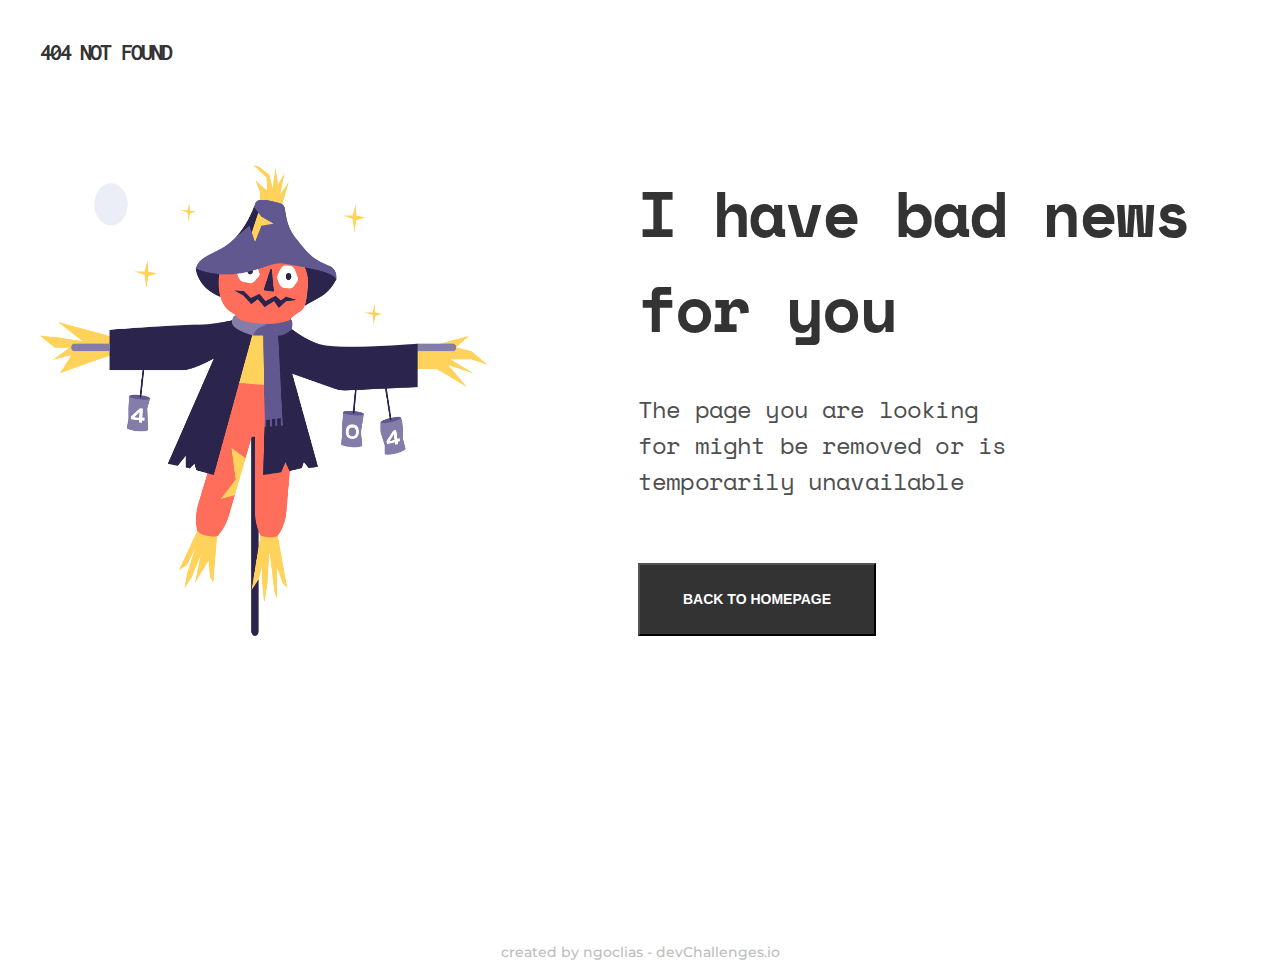
<file: 404-not-found/index.html>
<!DOCTYPE html>
<html lang="en">
  <head>
    <meta charset="UTF-8" />
    <meta http-equiv="X-UA-Compatible" content="IE=edge" />
    <meta name="viewport" content="width=device-width, initial-scale=1.0" />
    <link rel="stylesheet" href="style.css" />
    <title>404 Not Found</title>
  </head>
  <body>
    <section>
      <p class="title">404 Not Found</p>
      <div class="container">
        <img src="scarecrow.png" alt="Scare row" />
        <div class="content">
          <h1>I have bad news for you</h1>
          <p>
            The page you are looking for might be removed or is temporarily
            unavailable
          </p>
          <button class="btn--home"><a href="#">Back to homepage</a></button>
        </div>
      </div>
      <footer>
        <p class="footer">created by ngoclias - devChallenges.io</p>
      </footer>
    </section>
  </body>
</html>
</file>
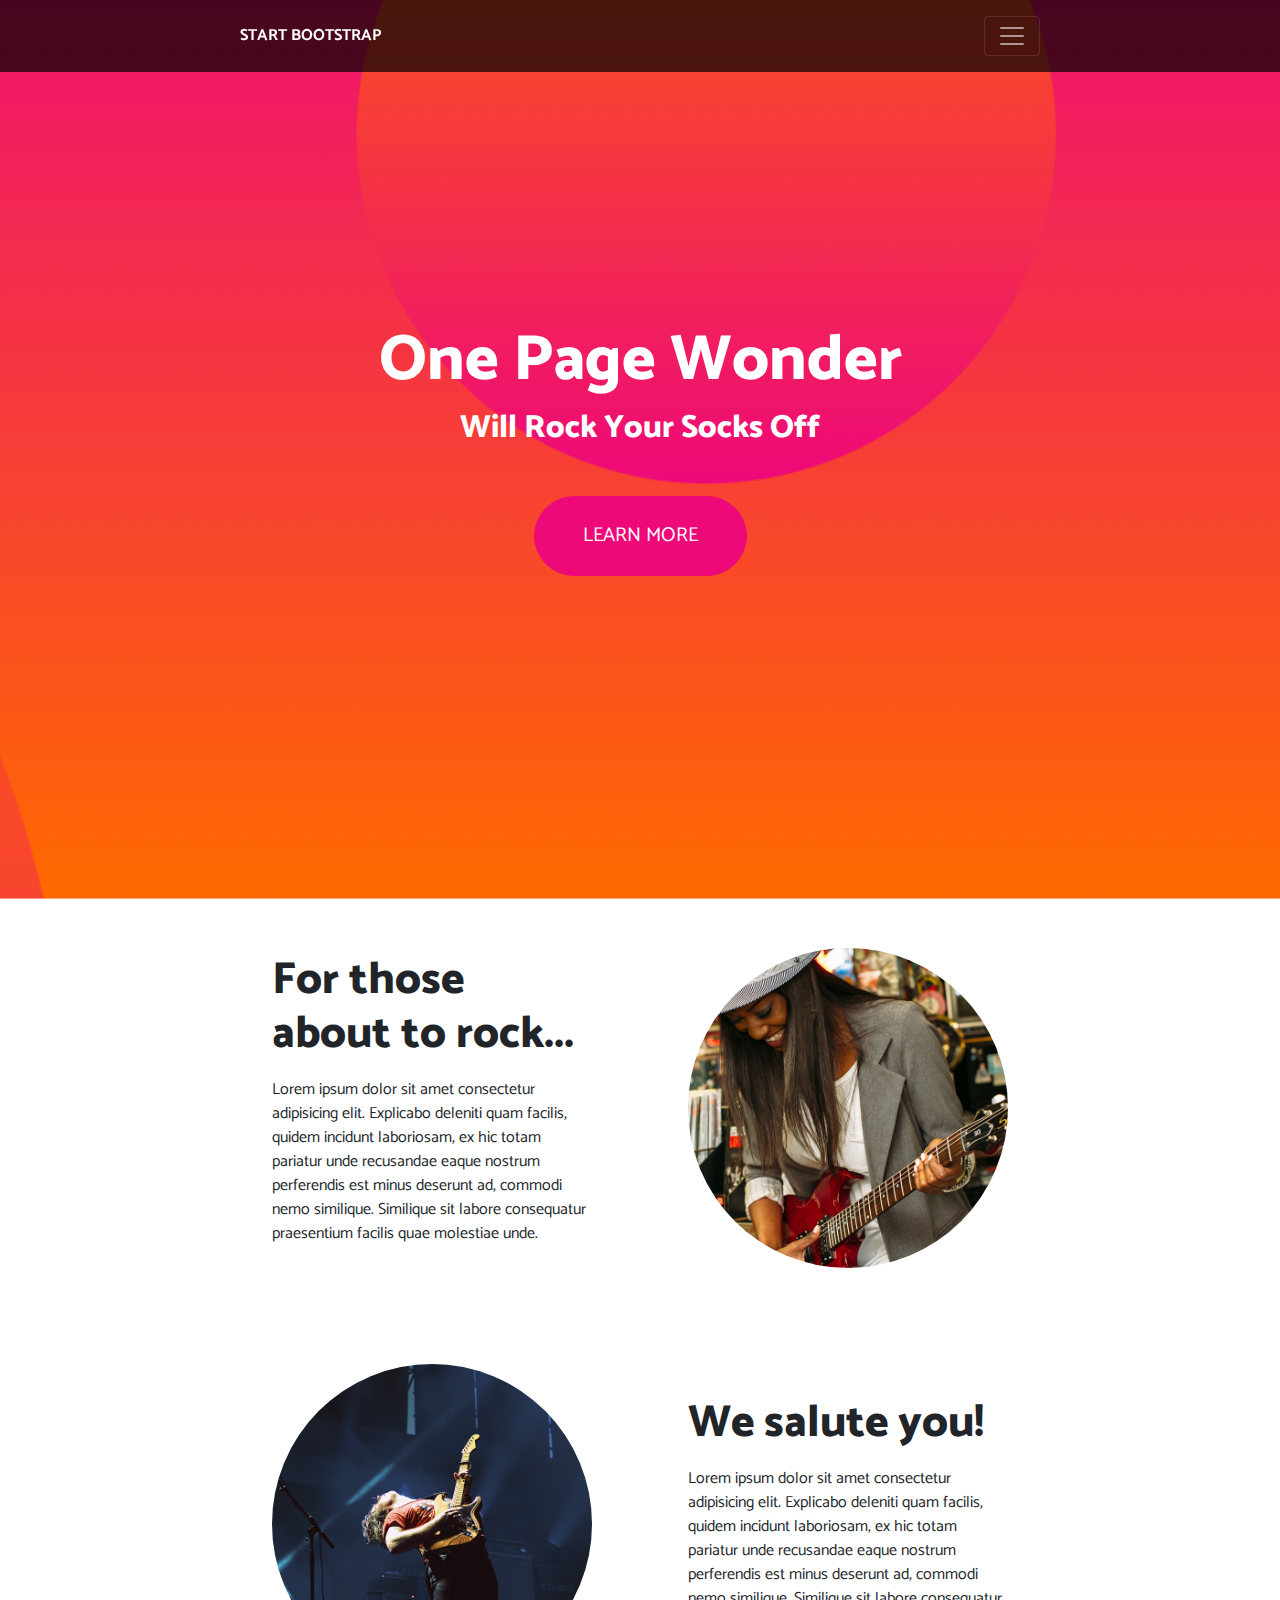
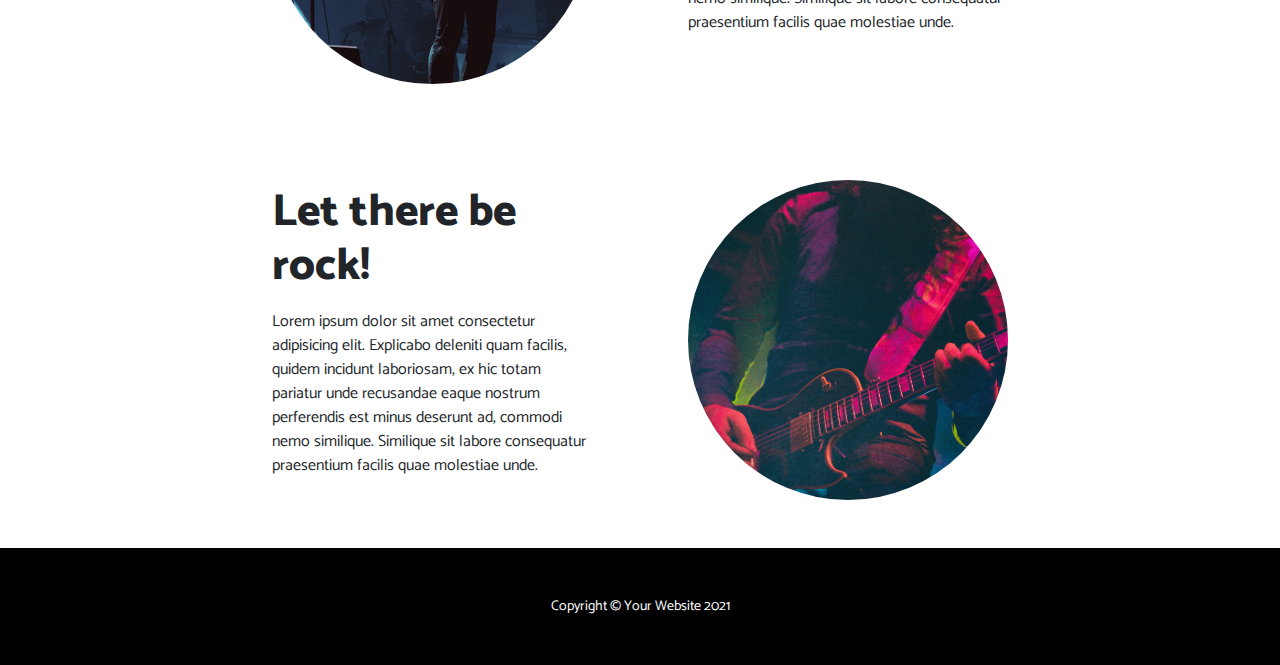
<file: boostrap-practice-2/index.html>
<!DOCTYPE html>
<html lang="en">
  <head>
    <meta charset="UTF-8" />
    <meta http-equiv="X-UA-Compatible" content="IE=edge" />
    <meta name="viewport" content="width=device-width, initial-scale=1.0" />

    <link rel="stylesheet" href="css/bootstrap.min.css" />
    <link rel="stylesheet" href="css/style.css" />

    <script defer src="js/bootstrap.bundle.min.js"></script>
    <title>One Page Wonder</title>
  </head>
  <body>
    <header>
      <nav class="navbar navbar-dark navigation fixed-top py-3">
        <div class="container px-5 text-uppercase">
          <a href="#" class="navbar-brand fw-bolder fs-6">Start Bootstrap</a>
          <button
            type="button"
            class="navbar-toggler"
            data-bs-toggle="collapse"
            data-bs-target="#navbarScrollingDefault"
            aria-controls="navbarScrollingDefault"
            aria-expanded="false"
            aria-label="Toggle navigation"
          >
            <span class="navbar-toggler-icon"></span>
          </button>
          <div class="collapse navbar-collapse" id="navbarScrollingDefault">
            <ul class="navbar-nav navbar-nav-scroll">
              <li class="nav-item">
                <a href="#" class="nav-link">Sign up</a>
              </li>
              <li class="nav-item">
                <a href="#" class="nav-link">Log In</a>
              </li>
            </ul>
          </div>
        </div>
      </nav>

      <div
        class="
          header-content
          vh-100
          d-flex
          align-items-center
          text-white text-center
        "
        style="background-image: url('images/bg.PNG')"
      >
        <div class="container px-5">
          <h1 class="heading-primary">One Page Wonder</h1>
          <h2 class="heading-secondary mb-5">Will Rock Your Socks Off</h2>

          <a
            type="button"
            class="btn btn-custom btn-lg rounded-pill text-white text-uppercase"
          >
            Learn More
          </a>
        </div>
      </div>
    </header>
    <main>
      <section class="section-feature">
        <div class="container">
          <div class="feature row align-items-center p-2 p-md-5 p-lg-0">
            <div class="feature-img col-12 col-lg-6 order-lg-2 p-5 text-center">
              <img
                class="rounded-circle img-fluid"
                src="images/01.jpg"
                alt="The girl play guitar"
              />
            </div>
            <div class="feature-content col-12 col-lg-6 order-lg-1 p-5">
              <h2 class="feature-heading mb-3">For those about to rock...</h2>
              <p>
                Lorem ipsum dolor sit amet consectetur adipisicing elit.
                Explicabo deleniti quam facilis, quidem incidunt laboriosam, ex
                hic totam pariatur unde recusandae eaque nostrum perferendis est
                minus deserunt ad, commodi nemo similique. Similique sit labore
                consequatur praesentium facilis quae molestiae unde.
              </p>
            </div>
          </div>

          <div class="feature row align-items-center p-2 p-md-5 p-lg-0">
            <div class="feature-img col-12 col-lg-6 p-5 text-center">
              <img
                class="rounded-circle img-fluid"
                src="images/02.jpg"
                alt="The man play guitar"
              />
            </div>
            <div class="feature-content col-12 col-lg-6 p-5">
              <h2 class="feature-heading mb-3">We salute you!</h2>
              <p>
                Lorem ipsum dolor sit amet consectetur adipisicing elit.
                Explicabo deleniti quam facilis, quidem incidunt laboriosam, ex
                hic totam pariatur unde recusandae eaque nostrum perferendis est
                minus deserunt ad, commodi nemo similique. Similique sit labore
                consequatur praesentium facilis quae molestiae unde.
              </p>
            </div>
          </div>
          <div class="feature row align-items-center p-2 p-md-5 p-lg-0">
            <div class="feature-img p-5 col-12 col-lg-6 order-lg-2 text-center">
              <img
                class="rounded-circle img-fluid"
                src="images/03.jpg"
                alt="The girl play guitar"
              />
            </div>
            <div class="feature-content col-12 col-lg-6 order-lg-1 p-5">
              <h2 class="feature-heading mb-3">Let there be rock!</h2>
              <p>
                Lorem ipsum dolor sit amet consectetur adipisicing elit.
                Explicabo deleniti quam facilis, quidem incidunt laboriosam, ex
                hic totam pariatur unde recusandae eaque nostrum perferendis est
                minus deserunt ad, commodi nemo similique. Similique sit labore
                consequatur praesentium facilis quae molestiae unde.
              </p>
            </div>
          </div>
        </div>
      </section>
    </main>
    <footer>
      <div class="bg-black py-5">
        <div class="container">
          <p class="text-white small text-center m-0">
            Copyright © Your Website 2021
          </p>
        </div>
      </div>
    </footer>
  </body>
</html>
</file>
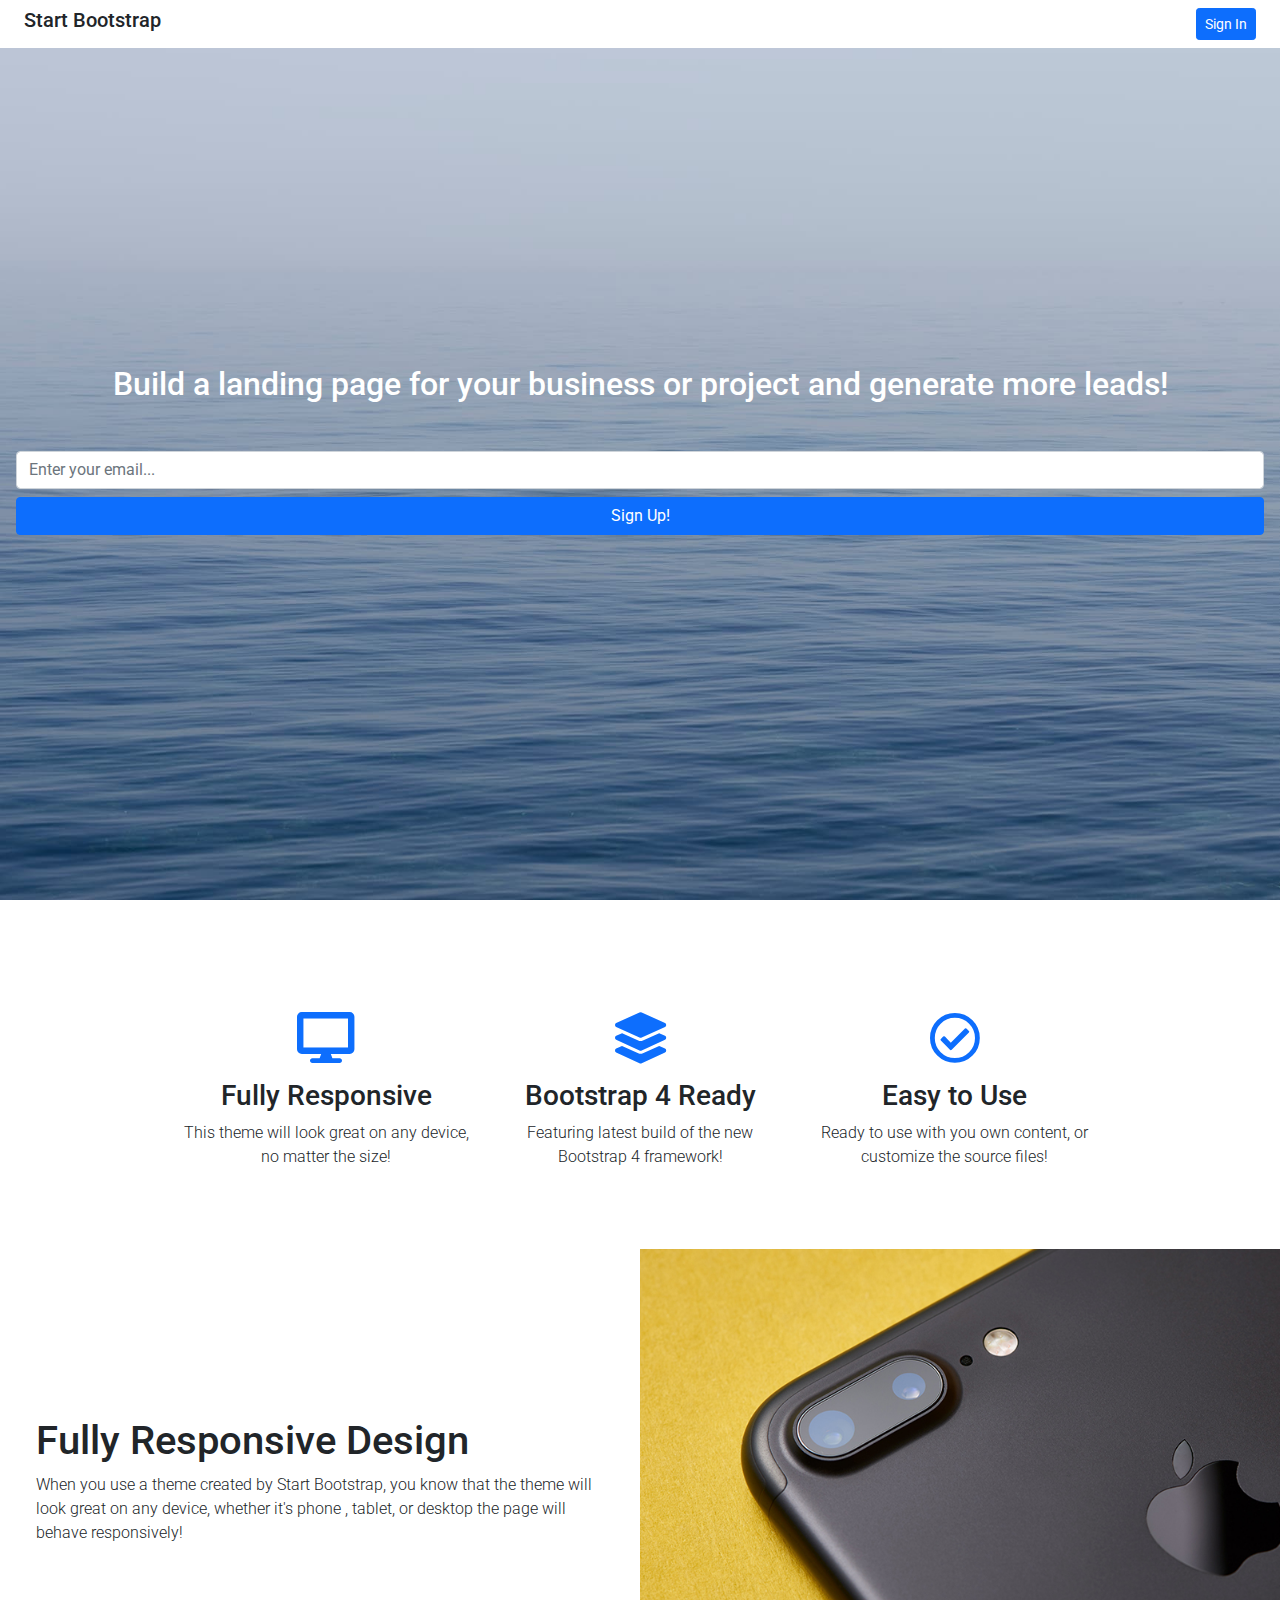
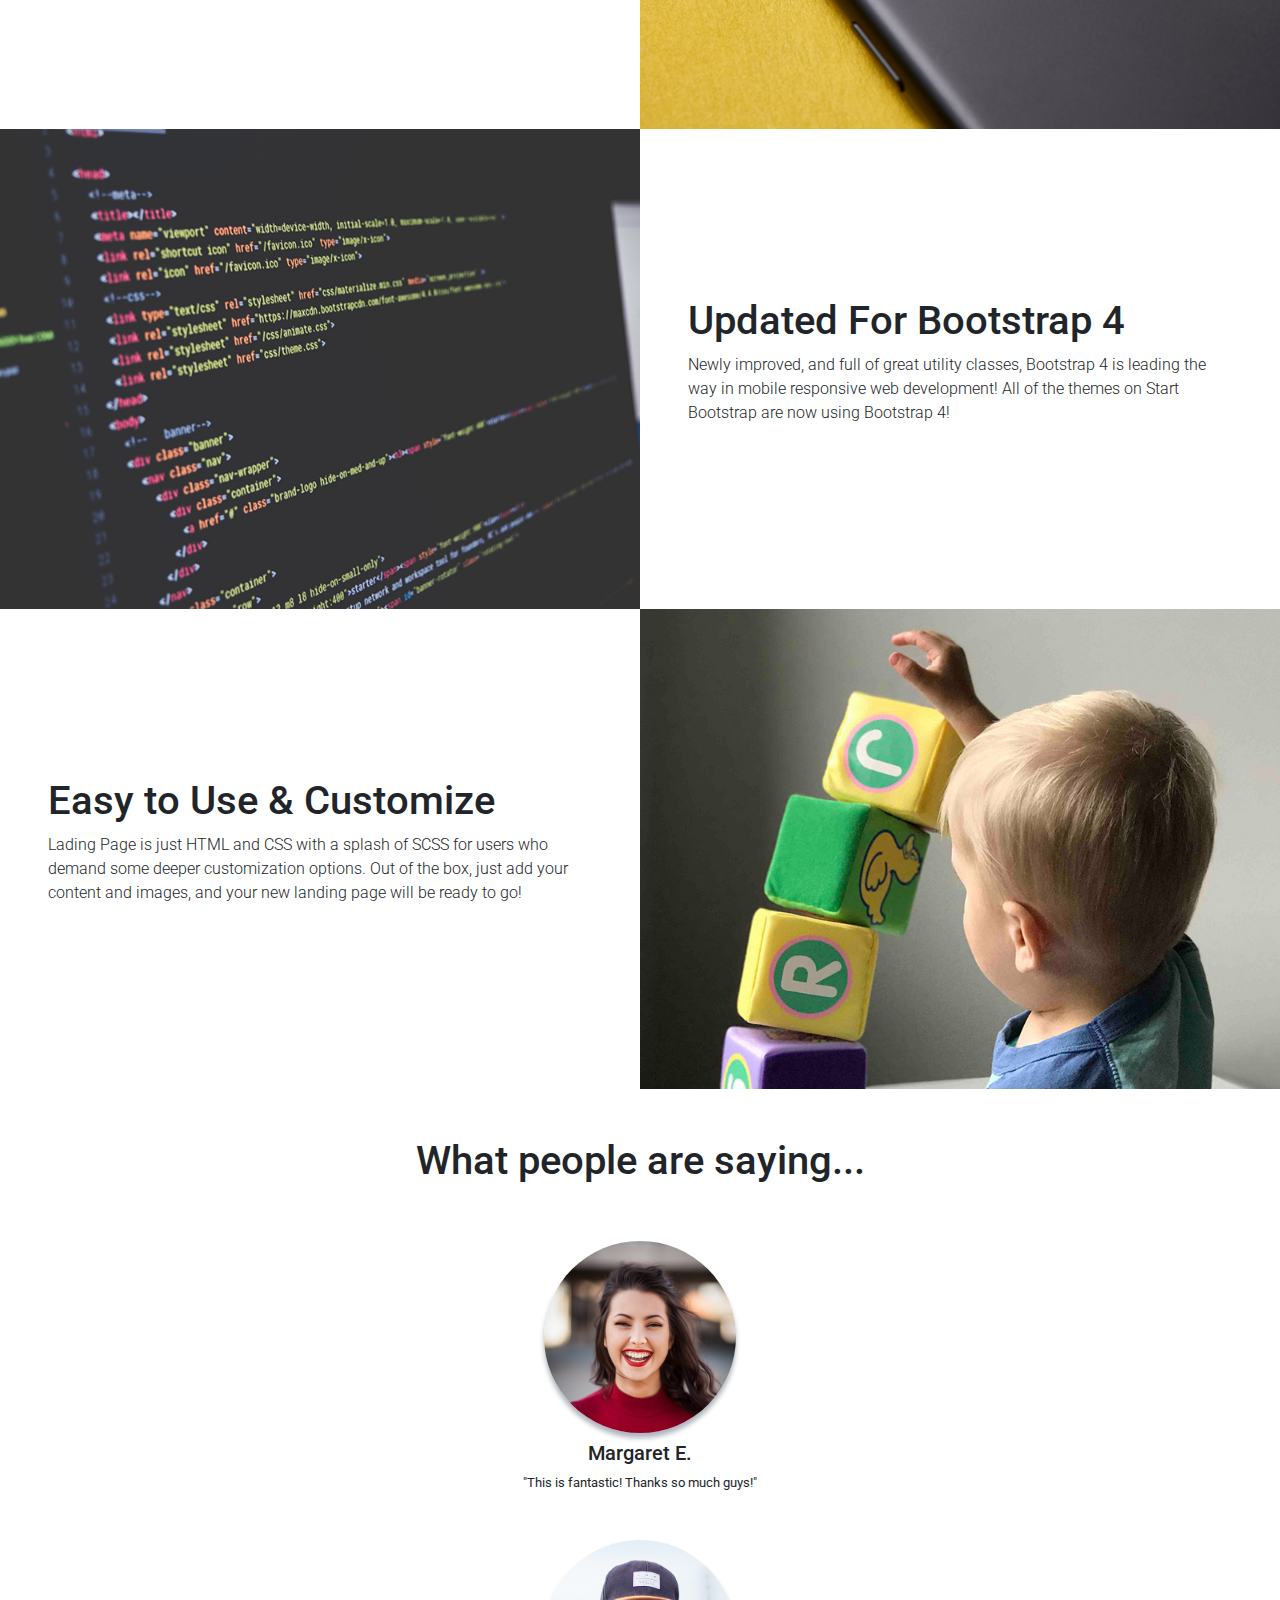
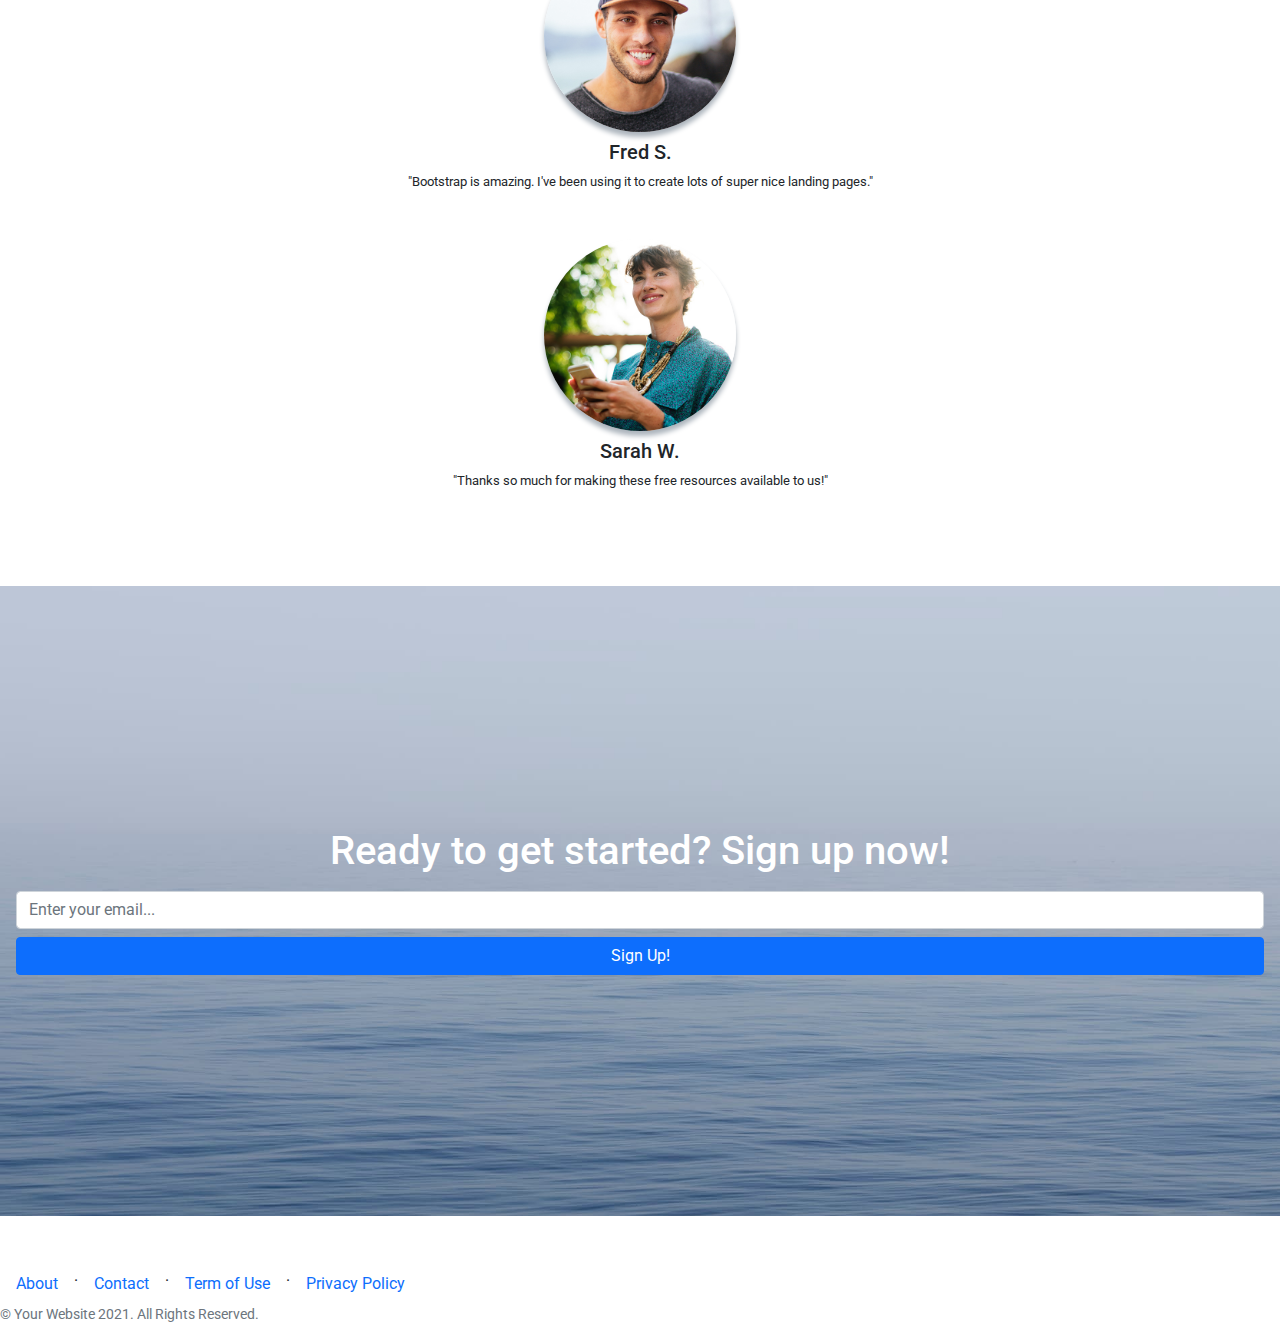
<file: bootstrap-practice-1/index.html>
<!DOCTYPE html>
<html lang="en">
  <head>
    <meta charset="UTF-8" />
    <meta http-equiv="X-UA-Compatible" content="IE=edge" />
    <meta name="viewport" content="width=device-width, initial-scale=1.0" />

    <link
      rel="stylesheet"
      href="https://cdnjs.cloudflare.com/ajax/libs/font-awesome/5.15.4/css/all.min.css"
      integrity="sha512-1ycn6IcaQQ40/MKBW2W4Rhis/DbILU74C1vSrLJxCq57o941Ym01SwNsOMqvEBFlcgUa6xLiPY/NS5R+E6ztJQ=="
      crossorigin="anonymous"
      referrerpolicy="no-referrer"
    />
    <link rel="stylesheet" href="css/bootstrap.min.css" />
    <link rel="stylesheet" href="css/style.css" />

    <script defer src="js/bootstrap.bundle.min.js"></script>

    <title>Start Bootstrap</title>
  </head>

  <body>
    <main>
      <section class="section-hero pb-5 position-relative">
        <div
          class="
            hero-cta
            position-absolute
            top-0
            start-0
            w-100
            bg-white
            py-2
            px-4
            d-flex
            justify-content-between
          "
        >
          <h2 class="h5">Start Bootstrap</h2>
          <button type="button" class="btn btn-primary btn-sm text-white">
            Sign In
          </button>
        </div>
        <div class="hero-box px-3 d-flex flex-column justify-content-center">
          <h1 class="heading-title mb-5 text-center text-white">
            Build a landing page for your business or project and generate more
            leads!
          </h1>
          <div>
            <input
              class="form-control mb-2"
              type="email"
              placeholder="Enter your email..."
            />
            <button type="button" class="btn btn-primary w-100">
              Sign Up!
            </button>
          </div>
        </div>
      </section>

      <section class="section-features pb-5">
        <div
          class="
            features-general
            text-center
            row
            py-5
            px-4
            d-flex
            justify-content-md-around justify-content-lg-center
          "
        >
          <div class="feature col-12 col-md-3 py-3">
            <i class="fas fa-desktop text-primary mb-3"></i>
            <h3>Fully Responsive</h3>
            <p class="fw-light">
              This theme will look great on any device, no matter the size!
            </p>
          </div>
          <div class="feature col-12 col-md-3 py-3">
            <i class="fas fa-layer-group text-primary mb-3"></i>
            <h3>Bootstrap 4 Ready</h3>
            <p class="fw-light">
              Featuring latest build of the new Bootstrap 4 framework!
            </p>
          </div>
          <div class="feature col-12 col-md-3 py-3">
            <i class="far fa-check-circle text-primary mb-3"></i>
            <h3>Easy to Use</h3>
            <p class="fw-light">
              Ready to use with you own content, or customize the source files!
            </p>
          </div>
        </div>

        <div class="features-detail">
          <div class="showcase row">
            <div
              class="
                showcase-img
                container-fluid
                g-0
                col-12 col-md-6
                order-md-2
              "
            >
              <img src="images/bg-showcase-1.jpg" alt="Showcase 1" />
            </div>
            <div
              class="
                showcase-content
                col-12 col-md-6
                order-md-1
                p-5
                mx-1
                my-md-auto
                mx-md-auto
              "
            >
              <h2 class="h1">Fully Responsive Design</h2>
              <p class="fw-light">
                When you use a theme created by Start Bootstrap, you know that
                the theme will look great on any device, whether it's phone ,
                tablet, or desktop the page will behave responsively!
              </p>
            </div>
          </div>
          <div class="showcase container-fluid g-0 row">
            <div class="showcase-img col-12 col-md-6">
              <img src="images/bg-showcase-2.jpg" alt="Showcase 2" />
            </div>
            <div
              class="
                showcase-content
                col-12 col-md-6
                p-5
                mx-1
                my-md-auto
                mx-md-auto
              "
            >
              <h2 class="h1">Updated For Bootstrap 4</h2>
              <p class="fw-light">
                Newly improved, and full of great utility classes, Bootstrap 4
                is leading the way in mobile responsive web development! All of
                the themes on Start Bootstrap are now using Bootstrap 4!
              </p>
            </div>
          </div>
          <div class="showcase container-fluid g-0 row">
            <div class="showcase-img col-12 col-md-6 order-md-2">
              <img src="images/bg-showcase-3.jpg" alt="Showcase 3" />
            </div>
            <div
              class="
                feature-content
                col-12 col-md-6
                order-md-1
                p-5
                mx-1
                my-md-auto
                mx-md-auto
              "
            >
              <h2 class="h1">Easy to Use & Customize</h2>
              <p class="fw-light">
                Lading Page is just HTML and CSS with a splash of SCSS for users
                who demand some deeper customization options. Out of the box,
                just add your content and images, and your new landing page will
                be ready to go!
              </p>
            </div>
          </div>
        </div>
      </section>
      <section class="section-testimoninals text-center px-5 pb-5">
        <h2 class="h1 pb-5">What people are saying...</h2>
        <div class="testimonial mb-5">
          <img
            class="mb-2 shadow rounded-circle"
            src="images/testimonials-1.jpg"
            alt="Testimonial-1"
          />
          <h3 class="h5">Margaret E.</h3>
          <p class="testimonial-text">
            "This is fantastic! Thanks so much guys!"
          </p>
        </div>
        <div class="testimonial mb-5">
          <img
            class="mb-2 shadow rounded-circle"
            src="images/testimonials-2.jpg"
            alt="Testimonial-2"
          />
          <h3 class="h5">Fred S.</h3>
          <p class="testimonial-text">
            "Bootstrap is amazing. I've been using it to create lots of super
            nice landing pages."
          </p>
        </div>
        <div class="testimonial mb-5">
          <img
            class="mb-2 shadow rounded-circle"
            src="images/testimonials-3.jpg"
            alt="Testimonial-3"
          />

          <h3 class="h5">Sarah W.</h3>
          <p class="testimonial-text">
            "Thanks so much for making these free resources available to us!"
          </p>
        </div>
      </section>
      <section class="section-cta pb-5">
        <div class="cta-box px-3 d-flex flex-column justify-content-center">
          <h2 class="h1 mb-3 text-center text-white">
            Ready to get started? Sign up now!
          </h2>
          <div>
            <input
              class="form-control mb-2"
              type="email"
              placeholder="Enter your email..."
            />
            <button type="button" class="btn btn-primary w-100">
              Sign Up!
            </button>
          </div>
        </div>
      </section>
    </main>
    <footer class="footer">
      <div class="row">
        <div>
          <ul class="nav">
            <li class="nav-item">
              <a class="nav-link" href="#">About</a>
            </li>
            <li>.</li>
            <li class="nav-item">
              <a class="nav-link" href="#">Contact</a>
            </li>
            <li class="nav-item">.</li>
            <li class="nav-item">
              <a class="nav-link" href="#">Term of Use</a>
            </li>
            <li class="nav-item">.</li>
            <li class="nav-item">
              <a class="nav-link" href="#">Privacy Policy</a>
            </li>
          </ul>
          <p class="text-muted small">
            © Your Website 2021. All Rights Reserved.
          </p>
        </div>
        <div></div>
      </div>
    </footer>
  </body>
</html>
</file>
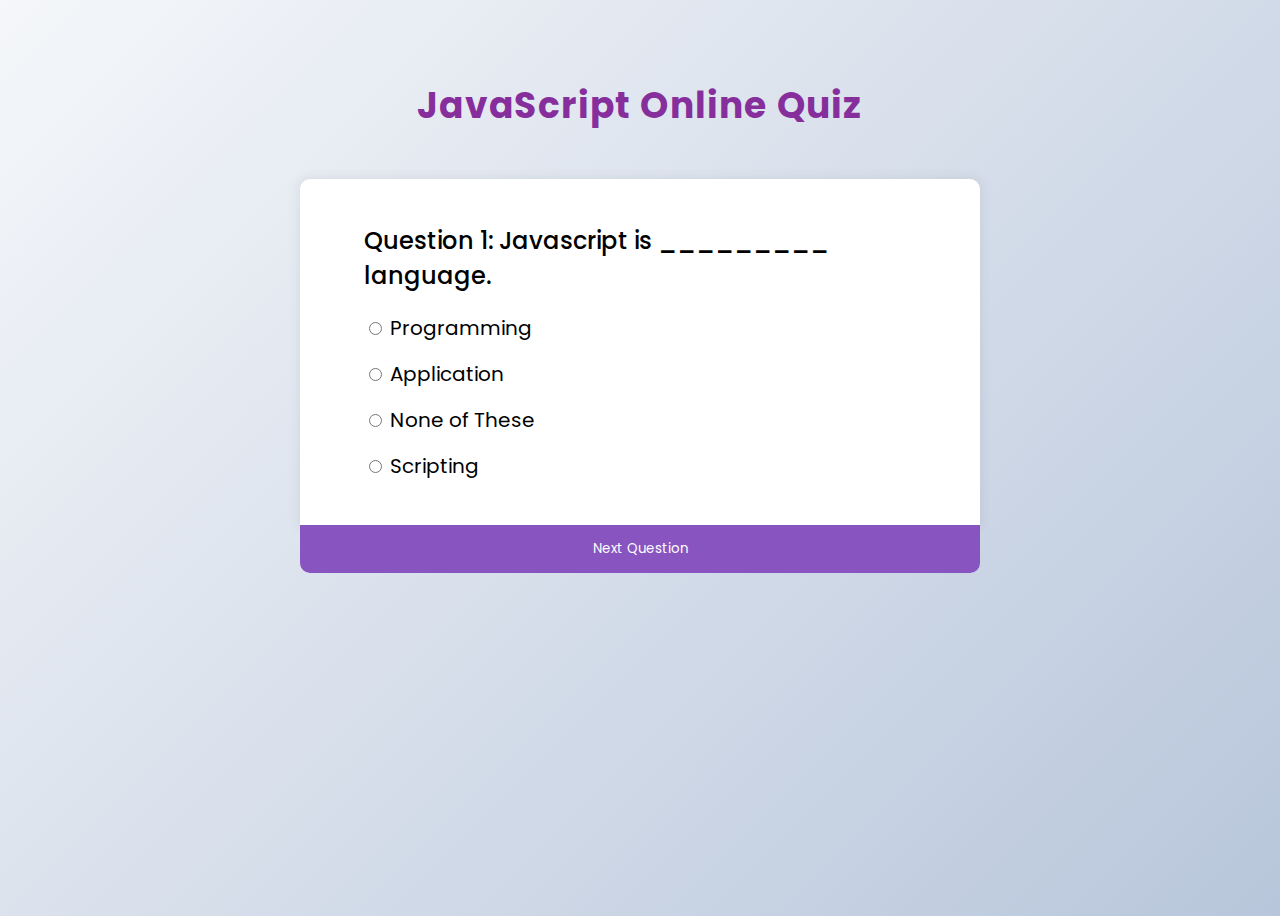
<file: quiz-app/index.html>
<!DOCTYPE html>
<html lang="en">
  <head>
    <meta charset="UTF-8" />
    <meta http-equiv="X-UA-Compatible" content="IE=edge" />
    <meta name="viewport" content="width=device-width, initial-scale=1.0" />
    <link rel="stylesheet" href="style.css" />
    <script src="script.js" defer></script>
    <title>Online Quiz</title>
  </head>
  <body>
    <div class="quiz-container">
      <h1 class="quiz-header">JavaScript Online Quiz</h1>

      <form class="quiz-form">
        <div class="quiz-content">
          <h2 class="quiz-question">Question 1: JavaScript is a...?</h2>
          <ul class="quiz-answers">
            <li class="quiz-answer">
              <input type="radio" id="a" name="answer" class="answer" />
              <label for="a" class="a-text">a. answer 1</label>
            </li>
            <li class="quiz-answer">
              <input type="radio" id="b" name="answer" class="answer" />
              <label for="b" class="b-text">b. answer 2</label>
            </li>
            <li class="quiz-answer">
              <input type="radio" id="c" name="answer" class="answer" />
              <label for="c" class="c-text">a. answer 3</label>
            </li>
            <li class="quiz-answer">
              <input type="radio" id="d" name="answer" class="answer" />
              <label for="d" class="d-text">a. answer 4</label>
            </li>
          </ul>
        </div>
      </form>
      <div class="button">
        <button class="btn btn-prev">Previous Question</button>
        <button class="btn btn-next">Next Question</button>
        <button class="btn btn-submit hide">Submit Question</button>
      </div>

      <p class="score-content hide">10 out of 20</p>
    </div>
  </body>
</html>
</file>
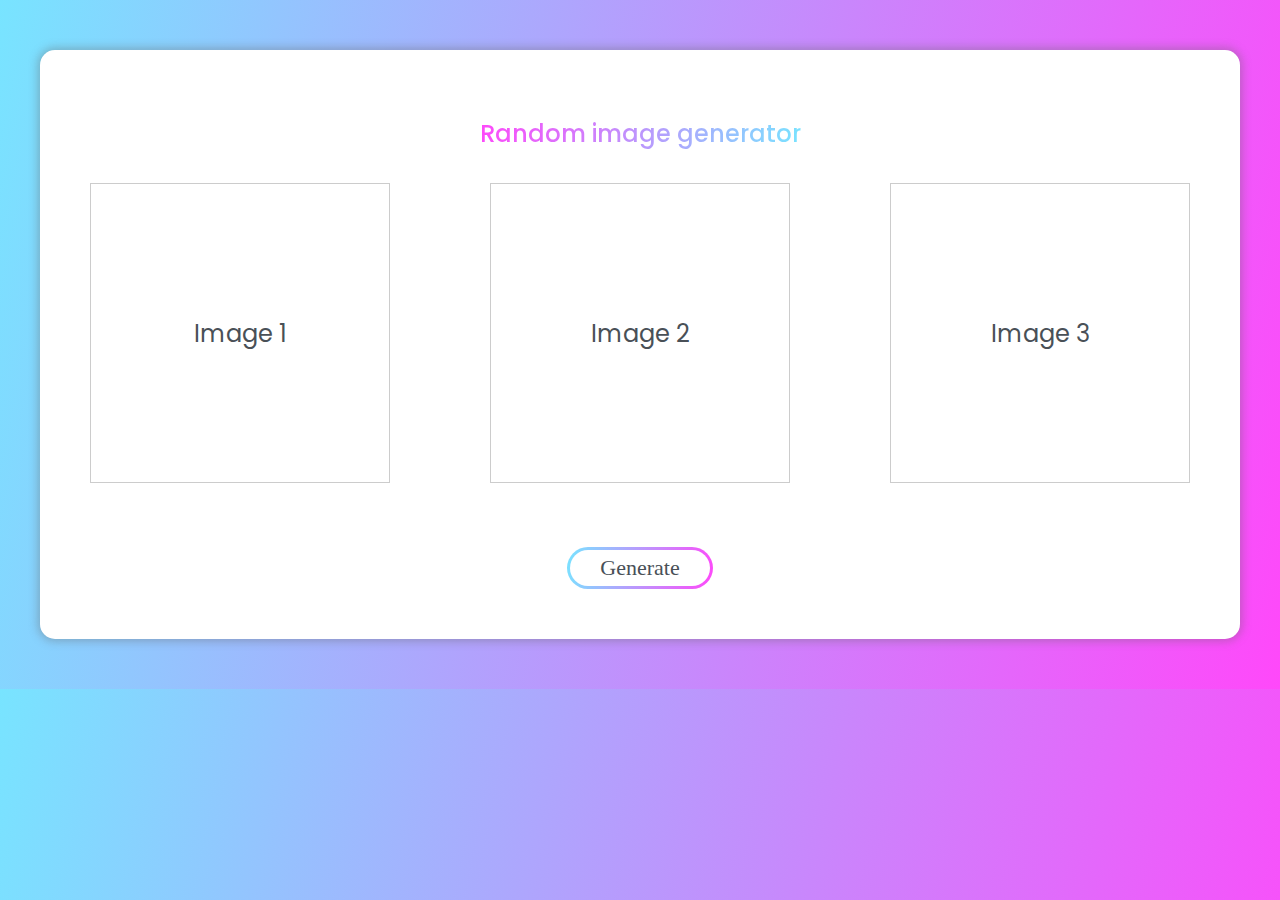
<file: random-image-generator/index.html>
<!DOCTYPE html>
<html lang="en">
  <head>
    <meta charset="UTF-8" />
    <meta http-equiv="X-UA-Compatible" content="IE=edge" />
    <meta name="viewport" content="width=device-width, initial-scale=1.0" />
    <link rel="stylesheet" href="style.css" />
    <script src="script.js" defer></script>
    <title>Random Image</title>
  </head>
  <body>
    <div class="app-container">
      <h1 class="app-header">Random image generator</h1>

      <div class="app-imgs">
        <div class="img-container">Image 1</div>
        <div class="img-container">Image 2</div>
        <div class="img-container">Image 3</div>
      </div>

      <button class="btn">Generate</button>
    </div>
  </body>
</html>
</file>
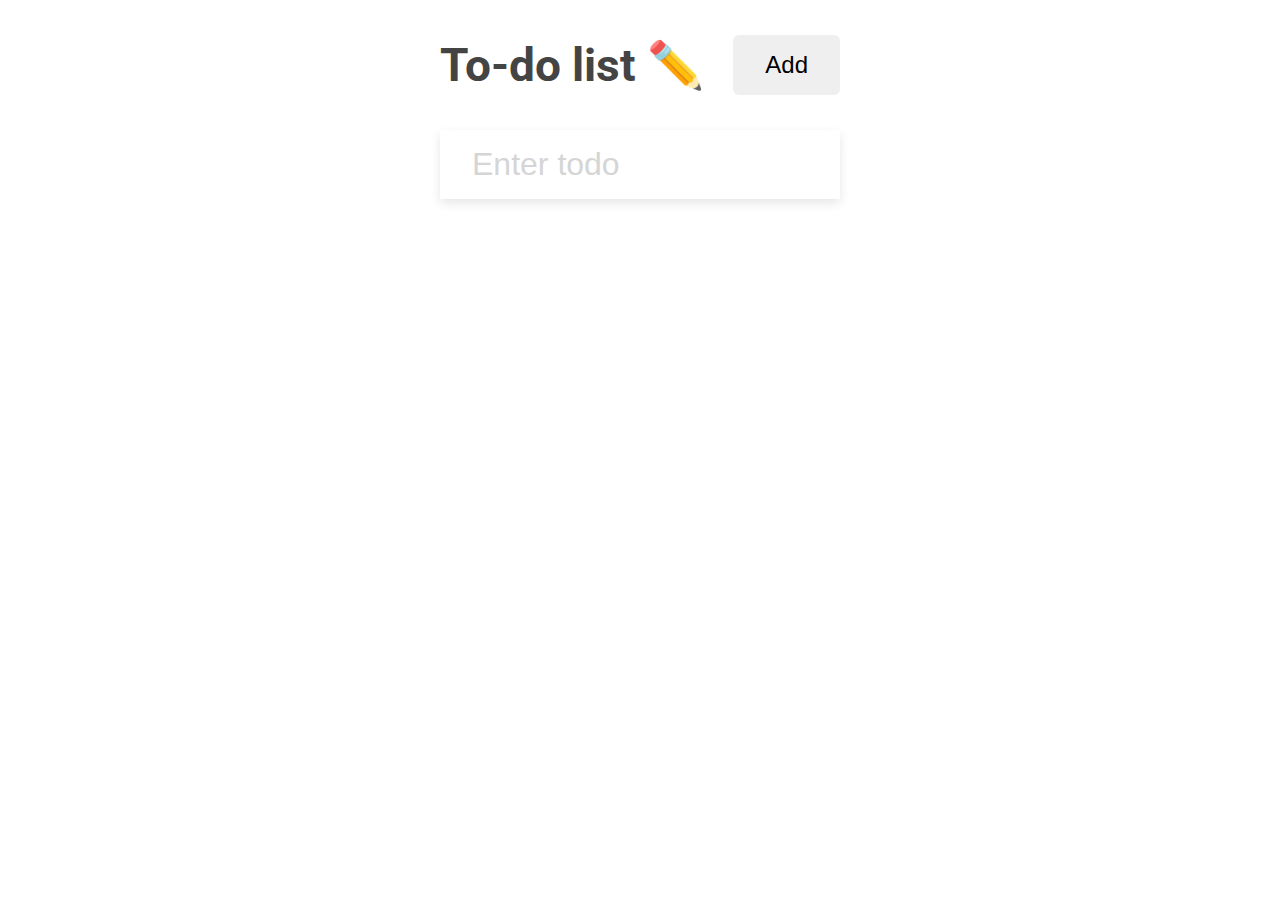
<file: todos/index.html>
<!DOCTYPE html>
<html lang="en">
  <head>
    <meta charset="UTF-8" />
    <meta name="viewport" content="width=device-width, initial-scale=1.0" />
    <link
      rel="stylesheet"
      href="https://cdnjs.cloudflare.com/ajax/libs/font-awesome/6.0.0-beta2/css/all.min.css"
      integrity="sha512-YWzhKL2whUzgiheMoBFwW8CKV4qpHQAEuvilg9FAn5VJUDwKZZxkJNuGM4XkWuk94WCrrwslk8yWNGmY1EduTA=="
      crossorigin="anonymous"
      referrerpolicy="no-referrer"
    />
    <link rel="stylesheet" href="style.css" />
    <script defer src="script.js"></script>
    <title>Todo List</title>
  </head>
  <body>
    <div class="todo-container">
      <div class="todo-header">
        <h2 class="todo-title">To-do list ✏️</h2>
        <button class="btn-add">Add</button>
      </div>

      <div class="todo-list">
        <input class="input" type="text" placeholder="Enter todo" />
        <ul class="list-tasks"></ul>
      </div>
    </div>
  </body>
</html>
</file>
<file: 404-not-found/style.css>
@import url('https://fonts.googleapis.com/css2?family=Space+Mono:wght@400;700&display=swap');
@import url('https://fonts.googleapis.com/css2?family=Inconsolata:wght@700&display=swap');
@import url('https://fonts.googleapis.com/css2?family=Montserrat:wght@500;700&display=swap');

* {
  box-sizing: border-box;
  margin: 0;
  padding: 0;
}

body {
  font-family: 'Space Mono', sans-serif;
  color: #333;
}

section {
  height: 100vh;
  width: 100%;
  margin: 40px auto;
  width: 1200px;
  display: flex;
  flex-direction: column;
}

.container {
  display: flex;
  gap: 150px;
  margin-bottom: 308px;
}

.title {
  font-family: 'Inconsolata', sans-serif;
  font-size: 24px;
  font-weight: 700;
  letter-spacing: -0.08em;
  line-height: 25px;
  text-transform: uppercase;
  margin-bottom: 100px;
}

img {
  width: 448px;
}

.content {
  display: flex;
  flex-direction: column;
  align-items: flex-start;
}
.content h1 {
  /* width: 586px; */
  font-size: 64px;
  font-weight: 700;
  line-height: 95px;
  letter-spacing: -0.035em;
  margin-bottom: 36px;
}

.content p {
  width: 381px;
  font-size: 24px;
  font-weight: 400;
  color: #4f4f4f;
  line-height: 36px;
  letter-spacing: -0.035em;
  margin-bottom: 64px;
}

.btn--home {
  background-color: #333;
  padding: 24px 43px;
}

.btn--home a:link,
a:visited {
  color: #fff;
  font-size: 14px;
  font-weight: bold;
  line-height: 21px;
  text-decoration: none;
  text-transform: uppercase;
}

footer {
  font-family: 'Montserrat', sans-serif;
  font-weight: 500;
  font-size: 14px;
  line-height: 17px;
  color: #bdbdbd;
  align-self: center;
}

@media (max-width: 400px) {
  section {
    margin-left: 18px;
  }
  .container {
    flex-direction: column;
    margin-bottom: 114px;
  }
  img {
    width: 287px;
    padding-left: 20px;
  }

  .content h1 {
    font-size: 48px;
    width: 350px;
    line-height: 71px;
    margin-bottom: 30px;
  }

  .content p {
    width: 328px;
    font-size: 18px;
    font-weight: 400;
    line-height: 27px;
    margin-bottom: 66px;
  }

  footer {
    align-self: flex-start;
  }
}
</file>
<file: boostrap-practice-2/css/style.css>
@import url('https://fonts.googleapis.com/css2?family=Catamaran:wght@300;400;700;800&display=swap');
* {
  box-sizing: border-box;
}

body {
  font-family: 'Catamaran', sans-serif;
}

.navigation {
  background-color: rgba(0, 0, 0, 0.7);
}

.header-content {
  background-repeat: no-repeat;
  background-size: cover;
  background-position: center;
}

.heading-primary,
.heading-secondary,
.feature-heading {
  font-weight: 800;
}

.heading-primary {
  font-size: 4rem;
}

.heading-secondary {
  font-size: 2rem;
}

.btn-custom {
  background-color: #ee0979;
  border-color: #ee0979;
  padding: 1.5rem 3rem;
}

.feature-heading {
  font-size: 2.8rem;
}

@media (min-width: 1200px) {
  .navigation {
    padding-right: 12rem;
    padding-left: 12rem;
  }

  .section-feature {
    padding-right: 14rem;
    padding-left: 14rem;
  }
}
</file>
<file: bootstrap-practice-1/css/style.css>
@import url('https://fonts.googleapis.com/css2?family=Roboto:wght@300;400;500;700&display=swap');

* {
  box-sizing: border-box;
}

body {
  font-family: 'Roboto', sans-serif;
}

.hero-box,
.cta-box {
  background-image: url('../images/bg-masthead.jpg');
  background-size: cover;
}

.hero-box {
  height: 100vh;
}

.heading-title {
  font-size: 2rem;
}

.feature i {
  font-size: 3.2rem;
}

.showcase-img img {
  max-width: 100%;
  min-height: 30rem;
  object-fit: cover;
  object-position: 0%;
}

.testimonial img {
  width: 12rem;
  height: 12rem;
  box-shadow: 0px 5px 5px 0px #adb5bd !important;
}

.testimonial-text {
  font-size: 0.8rem;
}

.cta-box {
  height: 70vh;
}
</file>
<file: quiz-app/style.css>
@import url('https://fonts.googleapis.com/css2?family=Poppins:wght@400;500;700&display=swap');

html {
  font-size: 62.5%;
}

* {
  box-sizing: 0;
}

body {
  background-color: #b8c6db;
  background-image: linear-gradient(315deg, #b8c6db 0%, #f5f7fa 100%);

  font-family: 'Poppins', sans-serif;
  font-size: 2rem;
  display: flex;
  justify-content: center;
  height: 100vh;
  overflow: hidden;
}

.quiz-container {
  margin-top: 4.6rem;
  width: 68rem;
}

.quiz-header {
  color: #862e9c;
  font-size: 3.6rem;
  letter-spacing: 1.2px;
  text-align: center;
  margin-bottom: 4.6rem;
}

.quiz-form {
  background-color: #fff;
  border-top-left-radius: 10px;
  border-top-right-radius: 10px;
  box-shadow: 0 0 10px 2px rgba(100, 100, 100, 0.1);
  /* margin-bottom: 1rem; */
  overflow: hidden;
}

.quiz-content {
  padding: 2.4rem 6.4rem;
}

.quiz-question {
  font-size: 2.4rem;
  font-weight: 500;
}

.quiz-answers {
  list-style-type: none;
  padding: 0;
}

.quiz-answer {
  margin: 1.6rem 0;
}

.quiz-answers label {
  cursor: pointer;
}

.button {
  border-bottom-left-radius: 10px;
  border-bottom-right-radius: 10px;
  width: 100%;
  display: flex;
  justify-content: space-between;
  gap: 0.1rem;
  overflow: hidden;
}

.btn {
  background-color: #8854c0;
  color: #fff;
  font-family: inherit;
  display: block;
  flex: 1;
  padding: 1.4rem;
  border: none;
  cursor: pointer;
}

.btn:hover {
  background-color: #a076cd;
}

.btn:focus {
  outline: none;
}

.hide {
  display: none;
}

.score-content {
  color: #495057;
  font-size: 2rem;
  text-align: center;
}
</file>
<file: random-image-generator/style.css>
@import url('https://fonts.googleapis.com/css2?family=Poppins:wght@400;500&display=swap');

html {
  font-size: 62.5%;
}

* {
  box-sizing: border-box;
}

body {
  font-family: 'Poppins', sans-serif;
  background-image: linear-gradient(
      rgba(255, 255, 255, 0),
      rgba(255, 255, 255, 0)
    ),
    linear-gradient(101deg, #78e4ff, #ff48fa);
  overflow: hidden;
}

.app-container {
  background-color: #fff;
  width: 120rem;
  margin: 5rem auto;
  box-shadow: 0 0 10px 2px rgba(100, 100, 100, 0.4);
  border-radius: 1.5rem;
  padding: 5rem;
  display: flex;
  flex-direction: column;
  align-items: center;
}

.app-header {
  font-size: 2.4rem;
  margin-bottom: 3.2rem;
  font-weight: 500;
  background: linear-gradient(rgba(255, 255, 255, 0), rgba(255, 255, 255, 0)),
    linear-gradient(101deg, #ff48fa, #78e4ff);
  -webkit-background-clip: text;
  -webkit-text-fill-color: transparent;
}

.app-imgs {
  align-self: stretch;
  display: flex;
  justify-content: space-between;
  margin-bottom: 6.4rem;
}

.img-container {
  border: 1px solid #ccc;
  color: #495057;
  width: 30rem;
  height: 30rem;
  display: flex;
  align-items: center;
  justify-content: center;
  font-size: 2.4rem;
}

.btn {
  border-radius: 100rem;
  padding: 1rem;
  font-family: 'Avenir Next';
  font-size: 2.2rem;
  padding: 0.5rem 3rem;
  color: #495057;
  box-shadow: 0 0 6px 0 rgba(157, 96, 212, 0.5);
  border: solid 3px transparent;
  background-image: linear-gradient(
      rgba(255, 255, 255, 0),
      rgba(255, 255, 255, 0)
    ),
    linear-gradient(101deg, #78e4ff, #ff48fa);
  background-origin: border-box;
  background-clip: content-box, border-box;
  box-shadow: 2px 1000px 1px #fff inset;
}

.btn:hover {
  box-shadow: none;
  color: white;
}
</file>
<file: todos/style.css>
@import url('https://fonts.googleapis.com/css2?family=Roboto:wght@400;700&display=swap');
html {
  font-size: 62.5%;
}

* {
  box-sizing: border-box;
}

body {
  font-family: 'Roboto', sans-serif;
  color: #444;
  display: flex;
  flex-direction: column;
  align-items: center;
  height: 100vh;
  overflow: hidden;
  margin: 0;
}

.todo-header {
  display: flex;
  align-items: center;
  justify-content: space-between;
}

.todo-title {
  font-size: 4.6rem;
  text-align: center;
}

.btn-add {
  cursor: pointer;
  padding: 1.6rem 3.2rem;
  border: none;
  border-radius: 6px;
  font-size: 2.4rem;
  /* display: none; */
}

.btn-add:hover {
  background-color: #d0cfcf;
}

.todo-list {
  box-shadow: 0 4px 10px rgba(0, 0, 0, 0.1);
  max-width: 100%;
  width: 40rem;
}

.input {
  padding: 5px 0;
  border: none;
  color: #444;
  font-size: 3.2rem;
  padding: 1.6rem 3.2rem;
  display: block;
  width: 100%;
}

.input::placeholder {
  color: #d5d5d5;
}

.input:focus {
  outline-color: rgba(68, 68, 68, 0.7);
}

.input-edit {
  margin: 0;
  padding: 0;
  border: none;
  font-size: 2.4rem;
}

.input-edit:focus {
  outline: 0;
  border-bottom: 1px solid #ccc;
}

.list-tasks {
  list-style-type: none;
  padding: 0;
  margin: 0;
  display: flex;
  flex-direction: column;
}

.task {
  position: relative;
  font-size: 2.4rem;
  word-wrap: break-word;
  border-top: 1px solid #e5e5e5;
  cursor: pointer;
  padding: 1.6rem 7.2rem 1.6rem 3.2rem;
}

.task.checked {
  color: #b6b6b6;
  text-decoration: line-through;
}

.tool {
  position: absolute;
  right: 0;
  top: 0;
  padding: 1.6rem;
}

.tool i {
  color: #e5e5e5;
}

.tool i:hover {
  color: #aaa;
}
</file>
